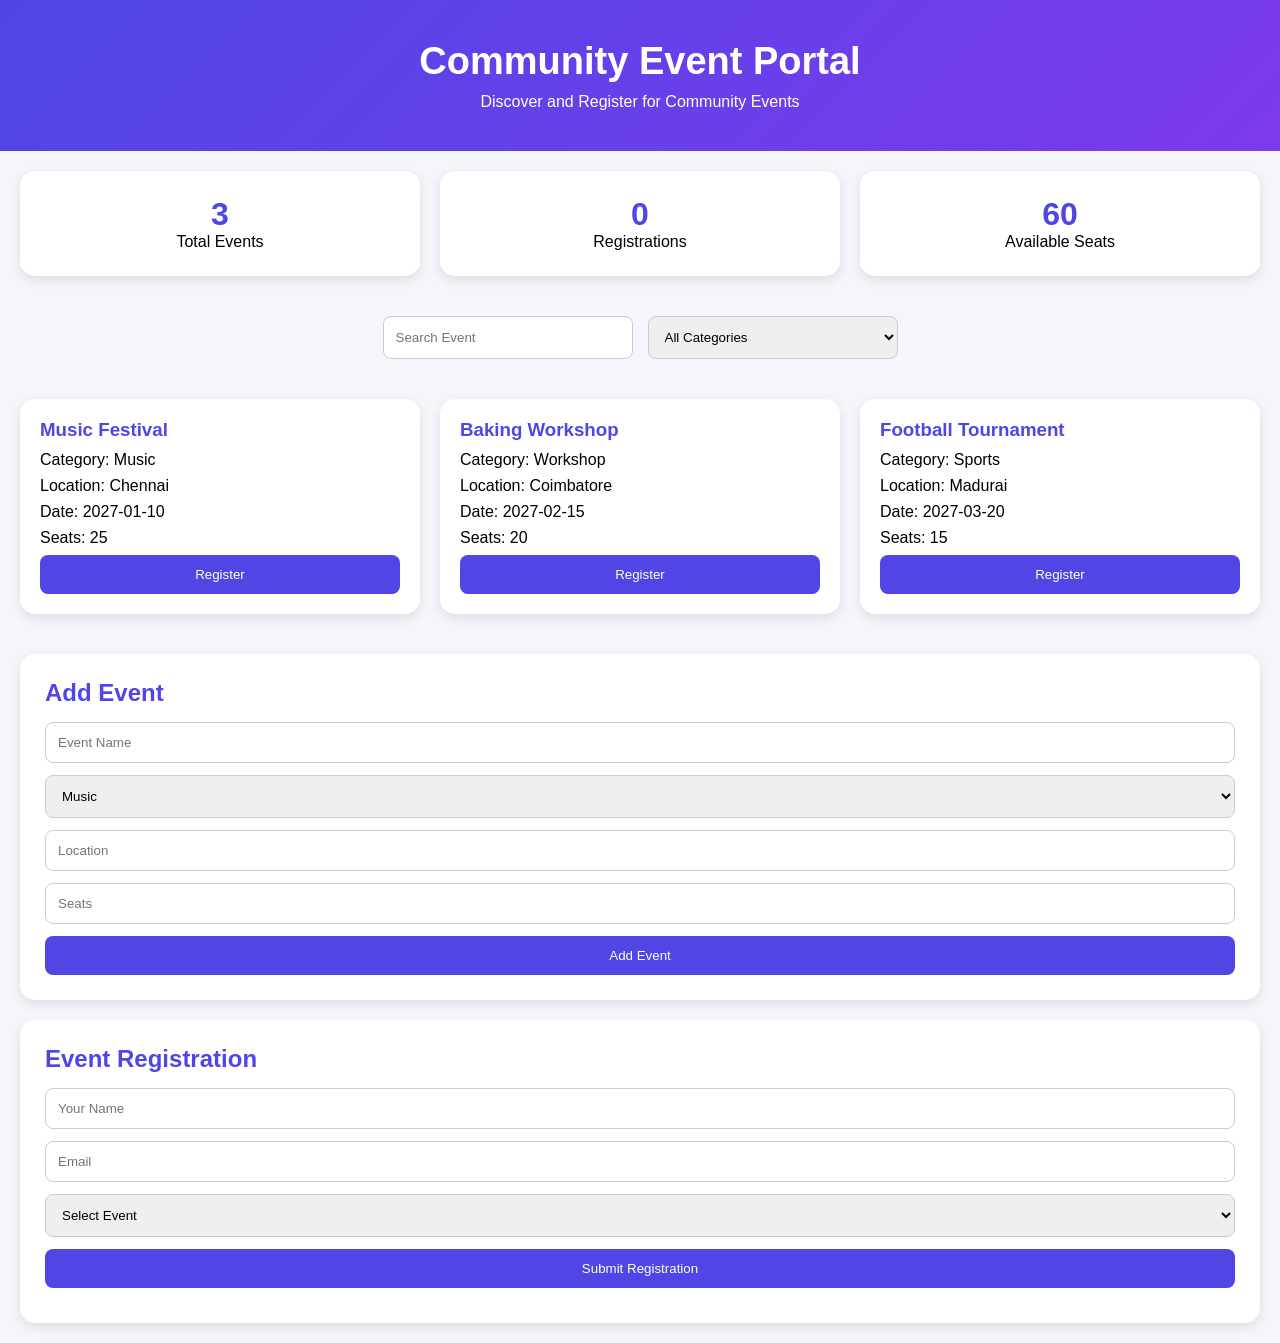
<file: Module 1- JavaScript/index.html>
<!DOCTYPE html>
<html lang="en">
<head>
<meta charset="UTF-8">
<meta name="viewport" content="width=device-width, initial-scale=1.0">

<title>Community Event Portal</title>

<link rel="stylesheet" href="style.css">

<script src="https://code.jquery.com/jquery-3.7.1.min.js"></script>

</head>

<body>

<header class="hero">

<h1>Community Event Portal</h1>

<p>Discover and Register for Community Events</p>

</header>

<section class="stats">

<div class="stat-card">
<h2 id="totalEvents">0</h2>
<p>Total Events</p>
</div>

<div class="stat-card">
<h2 id="totalRegs">0</h2>
<p>Registrations</p>
</div>

<div class="stat-card">
<h2 id="availableSeats">0</h2>
<p>Available Seats</p>
</div>

</section>

<section class="filters">

<input
type="text"
id="search"
placeholder="Search Event">

<select id="categoryFilter">

<option value="All">All Categories</option>

<option value="Music">Music</option>

<option value="Workshop">Workshop</option>

<option value="Sports">Sports</option>

</select>

</section>

<div id="loader">
Loading Events...
</div>

<section id="eventContainer">
</section>

<section class="form-section">

<h2>Add Event</h2>

<form id="eventForm">

<input
type="text"
id="eventName"
placeholder="Event Name"
required>

<select id="eventCategory">

<option value="Music">Music</option>

<option value="Workshop">Workshop</option>

<option value="Sports">Sports</option>

</select>

<input
type="text"
id="eventLocation"
placeholder="Location"
required>

<input
type="number"
id="eventSeats"
placeholder="Seats"
required>

<button type="submit">
Add Event
</button>

</form>

</section>

<section class="form-section">

<h2>Event Registration</h2>

<form id="registrationForm">

<input
type="text"
name="name"
placeholder="Your Name"
required>

<input
type="email"
name="email"
placeholder="Email"
required>

<select
name="event"
id="eventSelect">

<option value="">
Select Event
</option>

</select>

<button
type="submit"
id="registerBtn">

Submit Registration

</button>

</form>

<p id="msg"></p>

</section>

<script src="main.js"></script>

<script>

$(document).ready(function(){

$("#registerBtn").click(function(){

$(".event-card").fadeOut(300);

$(".event-card").fadeIn(300);

});

});

</script>

</body>
</html>
</file>
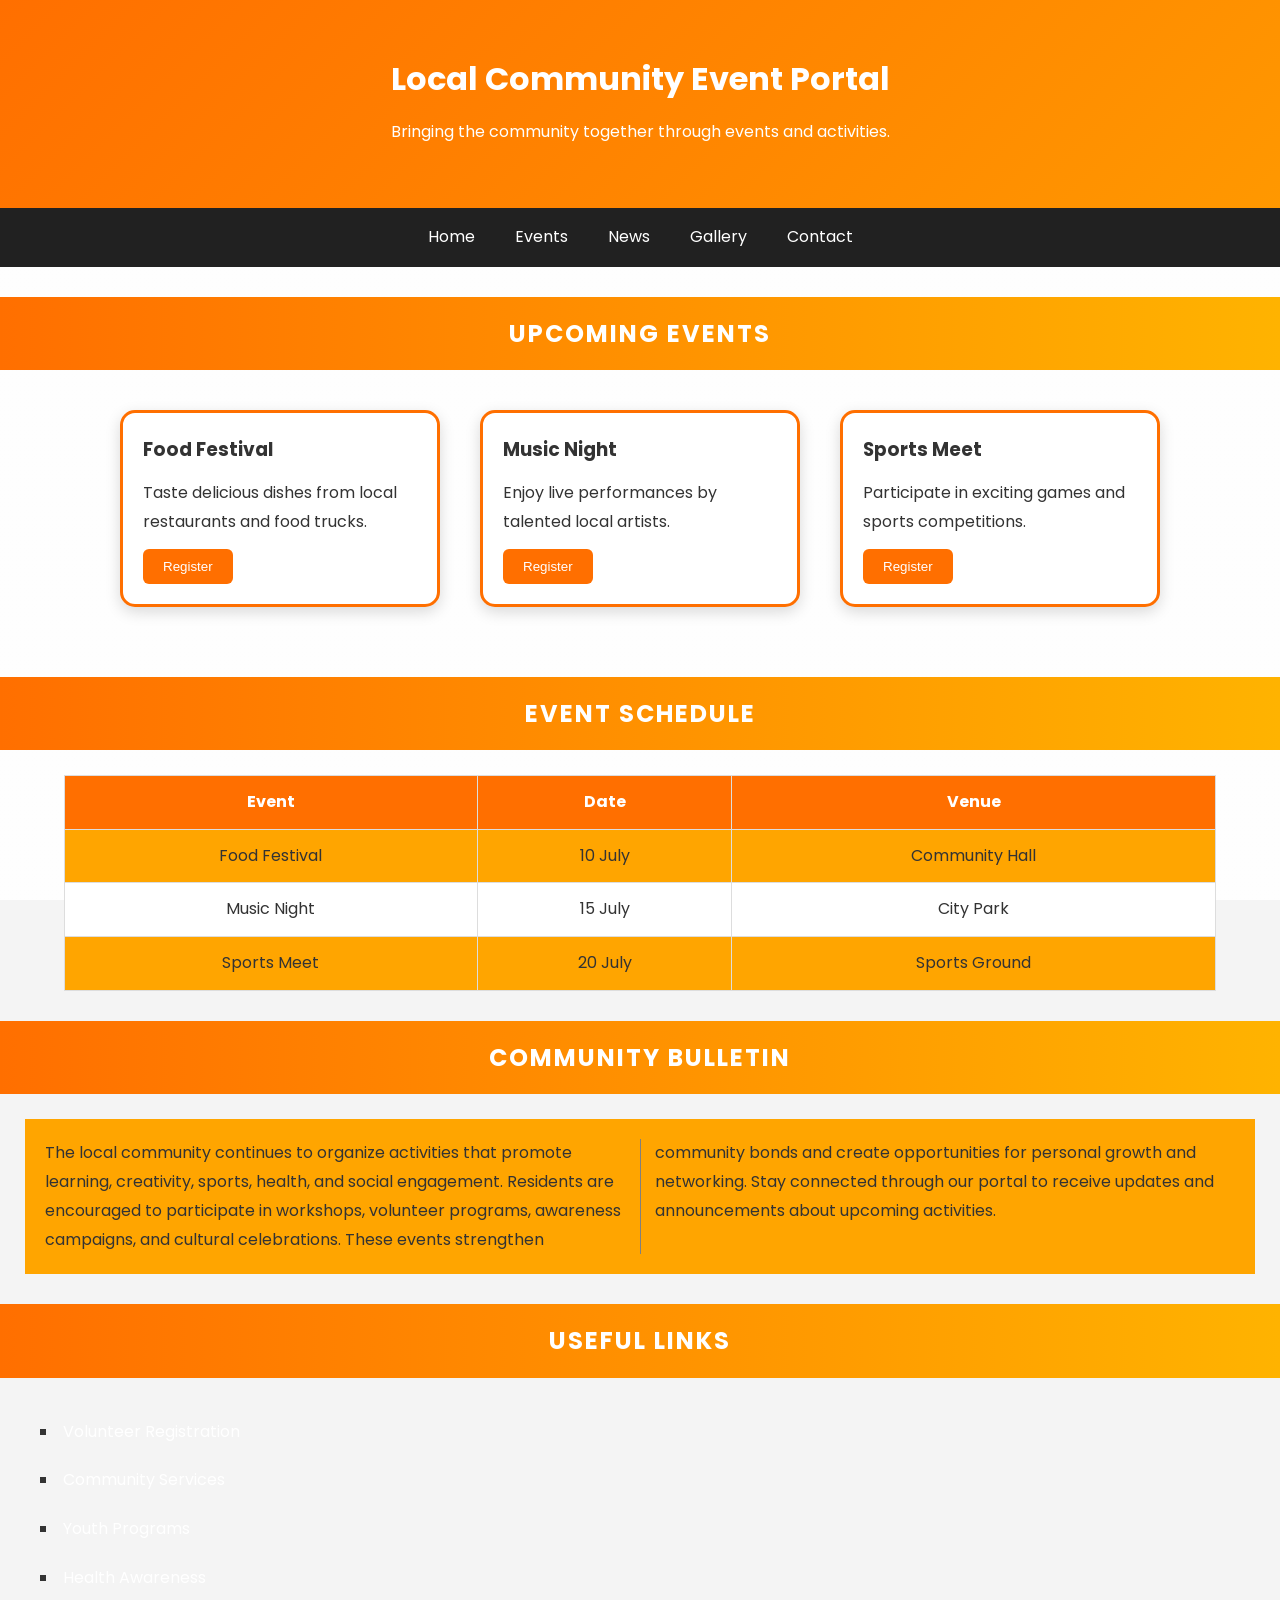
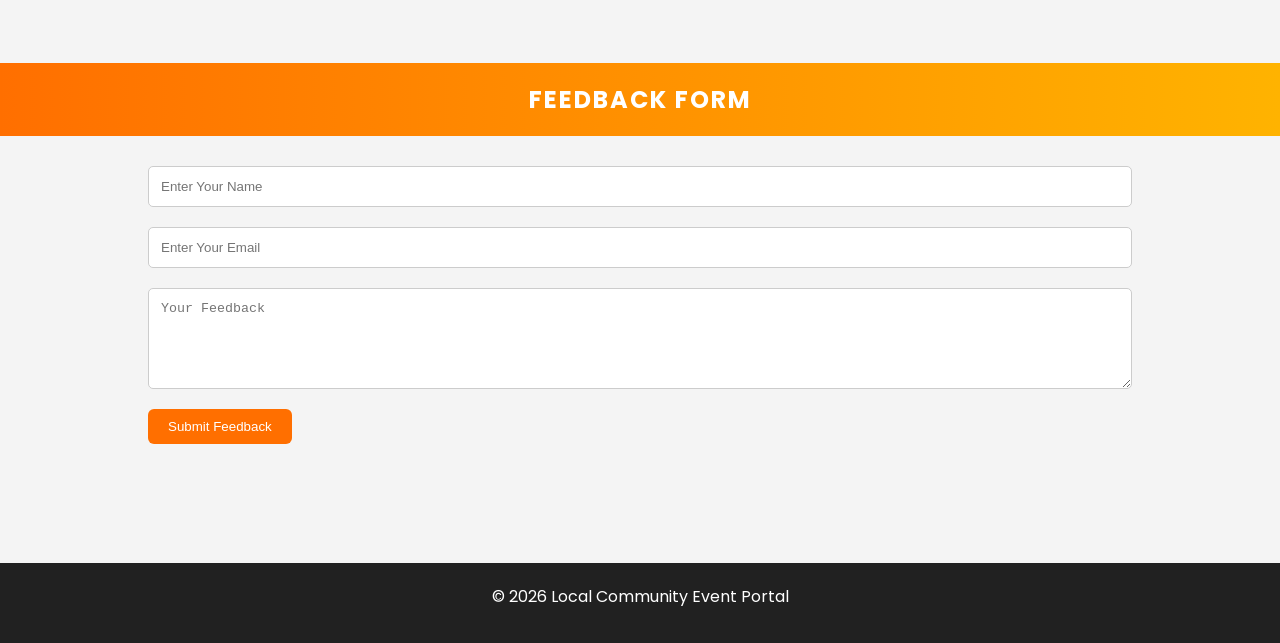
<file: Module 1-CSS3/index.html>
<!DOCTYPE html>
<html lang="en">
<head>
<meta charset="UTF-8">
<meta name="viewport" content="width=device-width, initial-scale=1.0">

<title>Local Community Event Portal</title>

<!-- Google Font -->
<link href="https://fonts.googleapis.com/css2?family=Poppins:wght@300;400;600;700&display=swap" rel="stylesheet">

<!-- External CSS -->
<link rel="stylesheet" href="styles.css">

<!-- Internal CSS -->
<style>
body{
    background-color:#f4f4f4;
}
</style>

</head>
<body>

<header id="mainHeader">

    <!-- Inline CSS -->
    <h1 style="color:#fff;">
        Local Community Event Portal
    </h1>

    <p>
        Bringing the community together through events and activities.
    </p>

</header>

<nav>
    <ul class="nav-menu">
        <li><a href="#">Home</a></li>
        <li><a href="#">Events</a></li>
        <li><a href="#">News</a></li>
        <li><a href="#">Gallery</a></li>
        <li><a href="#">Contact</a></li>
    </ul>
</nav>

<section class="section-title">
    <h2>Upcoming Events</h2>
</section>

<div class="event-container">

    <div class="eventCard">
        <h3>Food Festival</h3>
        <p>
            Taste delicious dishes from local restaurants and food trucks.
        </p>
        <button class="cta-button">Register</button>
    </div>

    <div class="eventCard">
        <h3>Music Night</h3>
        <p>
            Enjoy live performances by talented local artists.
        </p>
        <button class="cta-button">Register</button>
    </div>

    <div class="eventCard">
        <h3>Sports Meet</h3>
        <p>
            Participate in exciting games and sports competitions.
        </p>
        <button class="cta-button">Register</button>
    </div>

</div>

<section class="section-title">
    <h2>Event Schedule</h2>
</section>

<table>
    <tr>
        <th>Event</th>
        <th>Date</th>
        <th>Venue</th>
    </tr>

    <tr>
        <td>Food Festival</td>
        <td>10 July</td>
        <td>Community Hall</td>
    </tr>

    <tr>
        <td>Music Night</td>
        <td>15 July</td>
        <td>City Park</td>
    </tr>

    <tr>
        <td>Sports Meet</td>
        <td>20 July</td>
        <td>Sports Ground</td>
    </tr>

</table>

<section class="section-title">
    <h2>Community Bulletin</h2>
</section>

<div class="news">
    The local community continues to organize activities that promote
    learning, creativity, sports, health, and social engagement.
    Residents are encouraged to participate in workshops, volunteer
    programs, awareness campaigns, and cultural celebrations. These
    events strengthen community bonds and create opportunities for
    personal growth and networking. Stay connected through our portal
    to receive updates and announcements about upcoming activities.
</div>

<section class="section-title">
    <h2>Useful Links</h2>
</section>

<ul class="custom-list">
    <li><a href="#">Volunteer Registration</a></li>
    <li><a href="#">Community Services</a></li>
    <li><a href="#">Youth Programs</a></li>
    <li><a href="#">Health Awareness</a></li>
</ul>

<section class="section-title">
    <h2>Feedback Form</h2>
</section>

<form>

    <input
        type="text"
        placeholder="Enter Your Name"
        class="form-field">

    <input
        type="email"
        placeholder="Enter Your Email"
        class="form-field">

    <textarea
        rows="5"
        placeholder="Your Feedback"
        class="form-field"></textarea>

    <button class="cta-button">
        Submit Feedback
    </button>

</form>

<div class="hidden-box">
    Hidden using visibility:hidden
</div>

<div class="none-box">
    Hidden using display:none
</div>

<footer>
    <p>© 2026 Local Community Event Portal</p>
</footer>

</body>
</html>
</file>
<file: Module 1- JavaScript/style.css>
*{
margin:0;
padding:0;
box-sizing:border-box;
font-family:Arial,sans-serif;
}

body{
background:#f4f6fb;
min-height:100vh;
}

.hero{
text-align:center;
padding:40px;
color:white;

background:
linear-gradient(
135deg,
#4f46e5,
#7c3aed
);
}

.hero h1{
font-size:38px;
margin-bottom:10px;
}

.stats{
display:grid;

grid-template-columns:
repeat(auto-fit,minmax(220px,1fr));

gap:20px;

padding:20px;
}

.stat-card{
background:white;

padding:25px;

border-radius:15px;

text-align:center;

box-shadow:
0 4px 12px rgba(0,0,0,.1);
}

.stat-card h2{
color:#4f46e5;
font-size:32px;
}

.filters{
display:flex;

justify-content:center;

gap:15px;

padding:20px;

flex-wrap:wrap;
}

.filters input,
.filters select{

padding:12px;

border-radius:8px;

border:1px solid #ccc;

width:250px;
}

#loader{

display:none;

text-align:center;

font-size:20px;

font-weight:bold;

color:#4f46e5;

padding:20px;
}

#eventContainer{

display:grid;

grid-template-columns:
repeat(auto-fit,minmax(280px,1fr));

gap:20px;

padding:20px;
}

.event-card{

background:white;

padding:20px;

border-radius:15px;

box-shadow:
0 4px 12px rgba(0,0,0,.1);

transition:.3s;
}

.event-card:hover{

transform:translateY(-5px);
}

.event-card h3{

color:#4f46e5;

margin-bottom:10px;
}

.event-card p{

margin-bottom:8px;
}

.event-card button{

width:100%;

padding:12px;

background:#4f46e5;

color:white;

border:none;

border-radius:8px;

cursor:pointer;
}

.event-card button:hover{

background:#372fcf;
}

.form-section{

background:white;

margin:20px;

padding:25px;

border-radius:15px;

box-shadow:
0 4px 12px rgba(0,0,0,.1);
}

.form-section h2{

margin-bottom:15px;

color:#4f46e5;
}

form{

display:flex;

flex-direction:column;

gap:12px;
}

form input,
form select{

padding:12px;

border-radius:8px;

border:1px solid #ccc;
}

form button{

padding:12px;

background:#4f46e5;

color:white;

border:none;

border-radius:8px;

cursor:pointer;
}

form button:hover{

background:#372fcf;
}

#msg{

margin-top:10px;

font-weight:bold;
}

@media(max-width:768px){

.hero h1{
font-size:28px;
}

.filters{
flex-direction:column;
align-items:center;
}

.filters input,
.filters select{
width:100%;
max-width:350px;
}
}
</file>
<file: Module 1-CSS3/styles.css>
/* =========================
   UNIVERSAL SELECTOR
========================= */

*{
    margin:0;
    padding:0;
    box-sizing:border-box;
}

/* =========================
   BODY STYLES
========================= */

body{

    font-family:'Poppins',sans-serif;

    background:
    linear-gradient(
    rgba(255,255,255,0.90),
    rgba(255,255,255,0.90)),
    url("https://images.unsplash.com/photo-1529156069898-49953e39b3ac?w=1600");

    background-size:cover;
    background-position:center;
    background-attachment:fixed;

    color:#333;

    line-height:1.8;
}

/* =========================
   HEADER STYLES
========================= */

#mainHeader{

    background:
    linear-gradient(
    135deg,
    #ff6f00,
    #ff9800);

    color:white;

    text-align:center;

    padding:50px 20px;
}

#mainHeader p{
    margin-top:10px;
}

/* =========================
   NAVIGATION
========================= */

nav{
    background:#212121;
}

.nav-menu{

    list-style:none;

    display:flex;

    justify-content:center;

    flex-wrap:wrap;
}

.nav-menu li{

    padding:15px 20px;
}

/* =========================
   LINK STYLING
========================= */

a:link{
    color:white;
    text-decoration:none;
}

a:visited{
    color:#dddddd;
}

a:hover{
    color:#ff9800;
}

a:active{
    color:red;
}

/* =========================
   SECTION TITLE
========================= */

.section-title{

    background:
    linear-gradient(
    to right,
    #ff6f00,
    #ffb300);

    color:white;

    text-align:center;

    padding:15px;

    margin-top:30px;
}

/* =========================
   ELEMENT SELECTOR
========================= */

h2{
    text-transform:uppercase;
    letter-spacing:2px;
}

/* =========================
   EVENT CONTAINER
========================= */

.event-container{

    display:flex;

    justify-content:center;

    flex-wrap:wrap;

    gap:20px;

    padding:30px;
}

/* =========================
   EVENT CARD
========================= */

.eventCard{

    width:320px;

    background:white;

    border:3px solid #ff6f00;

    border-radius:15px;

    padding:20px;

    margin:10px;

    box-shadow:
    0 5px 15px rgba(0,0,0,0.15);

    transition:0.3s;
}

.eventCard:hover{

    transform:translateY(-8px);

    outline:3px solid #ffb300;
}

/* =========================
   GROUPING SELECTOR
========================= */

h3,p{
    margin-bottom:12px;
}

/* =========================
   BUTTON
========================= */

.cta-button{

    background:#ff6f00;

    color:white;

    border:none;

    padding:10px 20px;

    border-radius:6px;

    cursor:pointer;
}

.cta-button:hover{

    background:#e65100;
}

/* =========================
   TABLE
========================= */

table{

    width:90%;

    margin:25px auto;

    border-collapse:collapse;

    background:white;

    text-align:center;
}

th{

    background:#ff6f00;

    color:white;
}

th,
td{

    border:1px solid #ddd;

    padding:12px;
}

tr:nth-child(even){

    background:orange;
}

/* =========================
   MULTI COLUMN NEWS
========================= */

.news{

    background:orange;

    margin:25px;

    padding:20px;

    column-count:2;

    column-gap:30px;

    column-rule:1px solid gray;
}

/* =========================
   LIST STYLING
========================= */

.custom-list{

    list-style-type:square;

    list-style-position:inside;
    

    padding:25px;
}

.custom-list li{

    margin:10px;

    padding:5px;
}

/* =========================
   FORM
========================= */

form{

    width:80%;

    margin:auto;

    padding:20px;
}

.form-field{

    width:100%;

    padding:12px;

    margin:10px 0;

    border:1px solid #ccc;

    border-radius:5px;
}

.form-field:focus{

    outline:3px solid orange;
}

/* =========================
   HIDDEN VS NONE
========================= */

.hidden-box{

    visibility:hidden;

    padding:20px;
}

.none-box{

    display:none;
}

/* =========================
   FOOTER
========================= */

footer{

    background:#212121;

    color:white;

    text-align:center;

    padding:20px;

    margin-top:30px;
}

/* =========================
   RESPONSIVE DESIGN
========================= */

@media screen and (max-width:768px){

    .nav-menu{

        flex-direction:column;

        text-align:center;
    }

    .event-container{

        flex-direction:column;

        align-items:center;
    }

    .eventCard{

        width:90%;
    }

    .news{

        column-count:1;
    }

    h1{

        font-size:6vw;
    }

    h2{

        font-size:5vw;
    }

    body{

        font-size:14px;
    }
}
</file>
